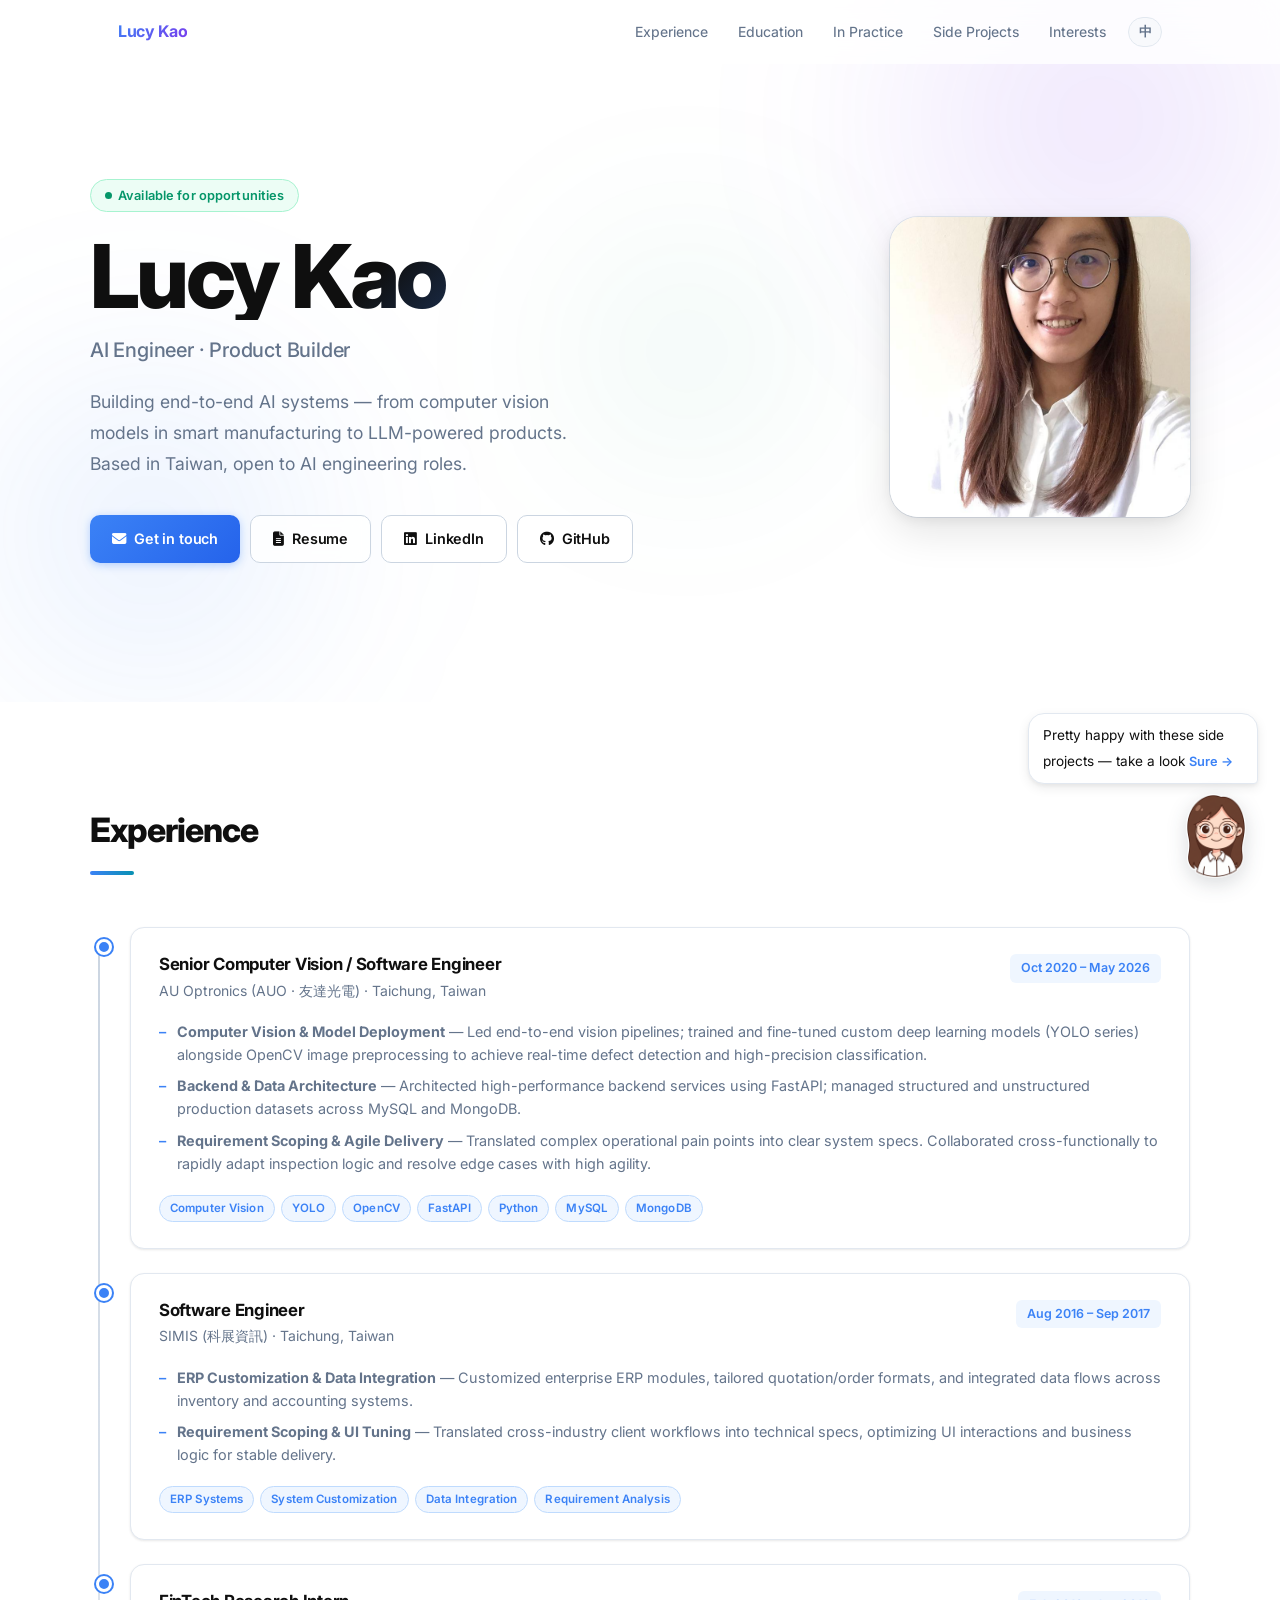
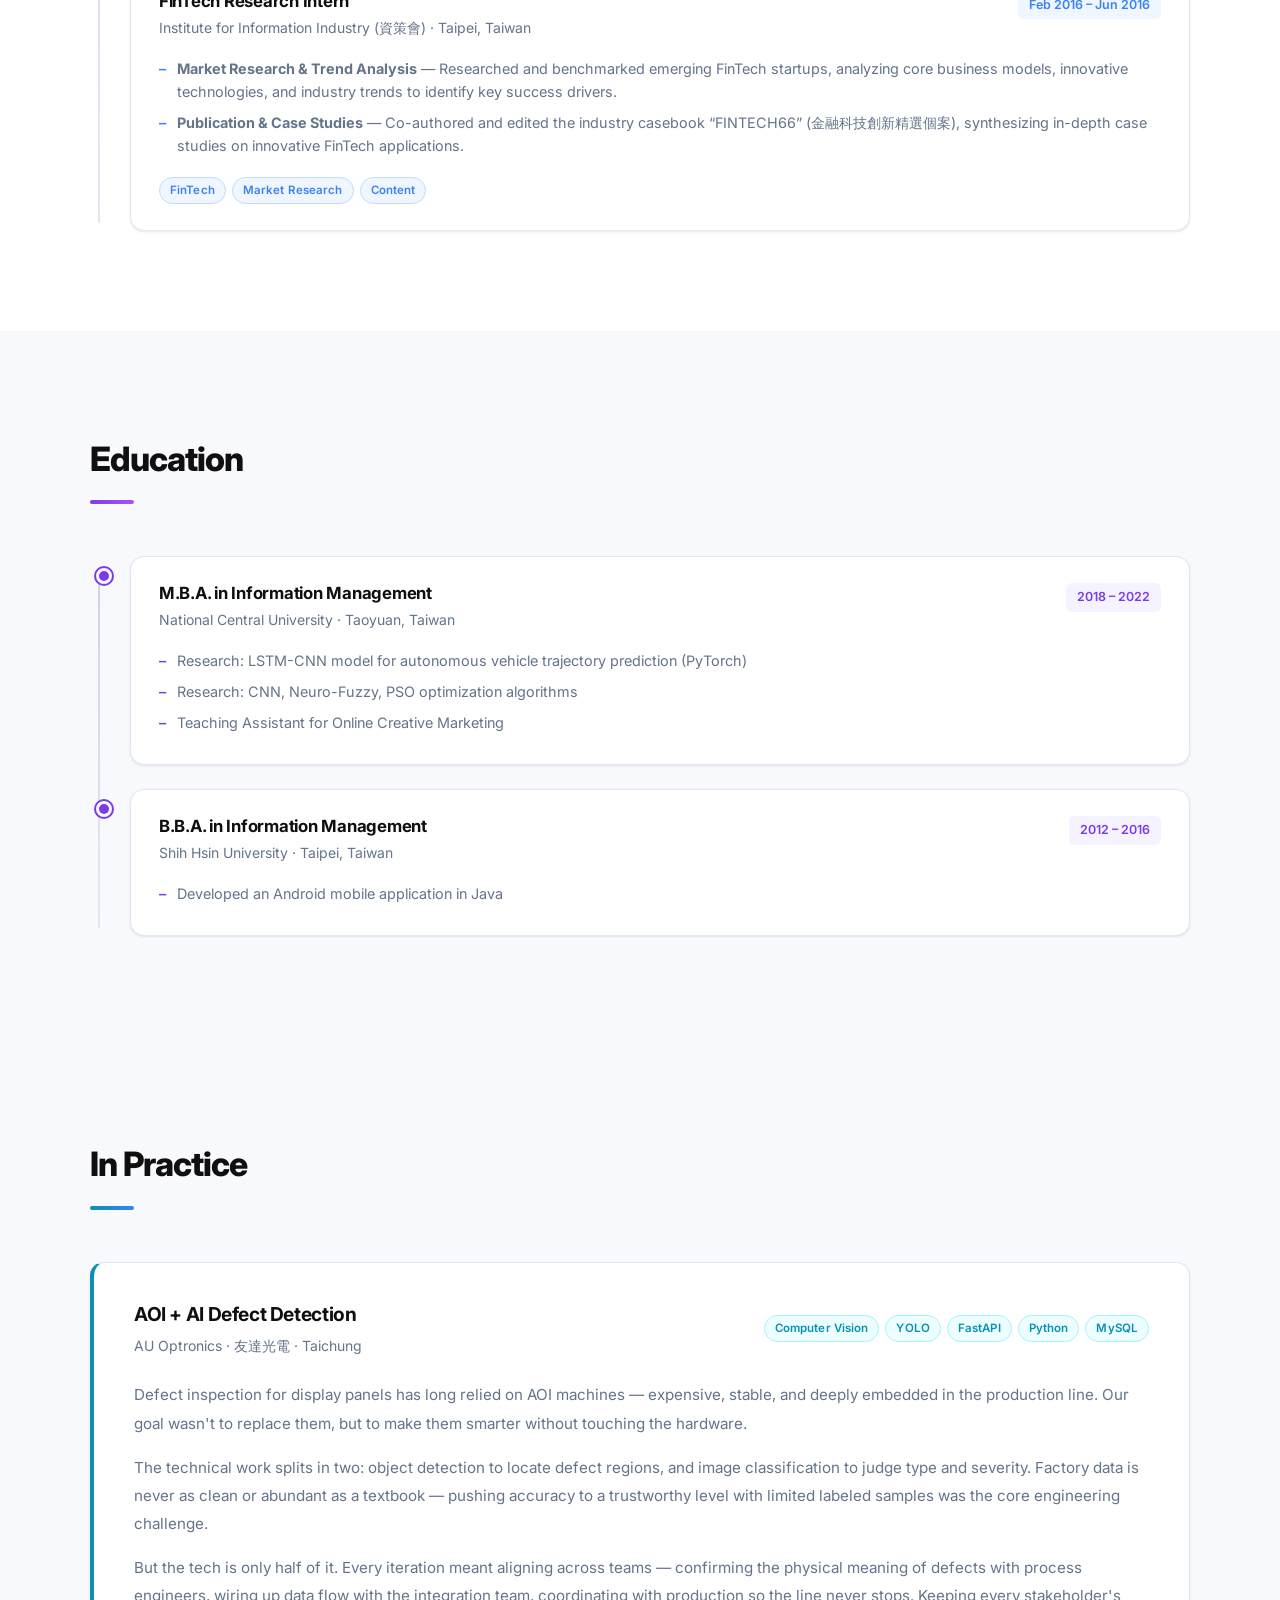
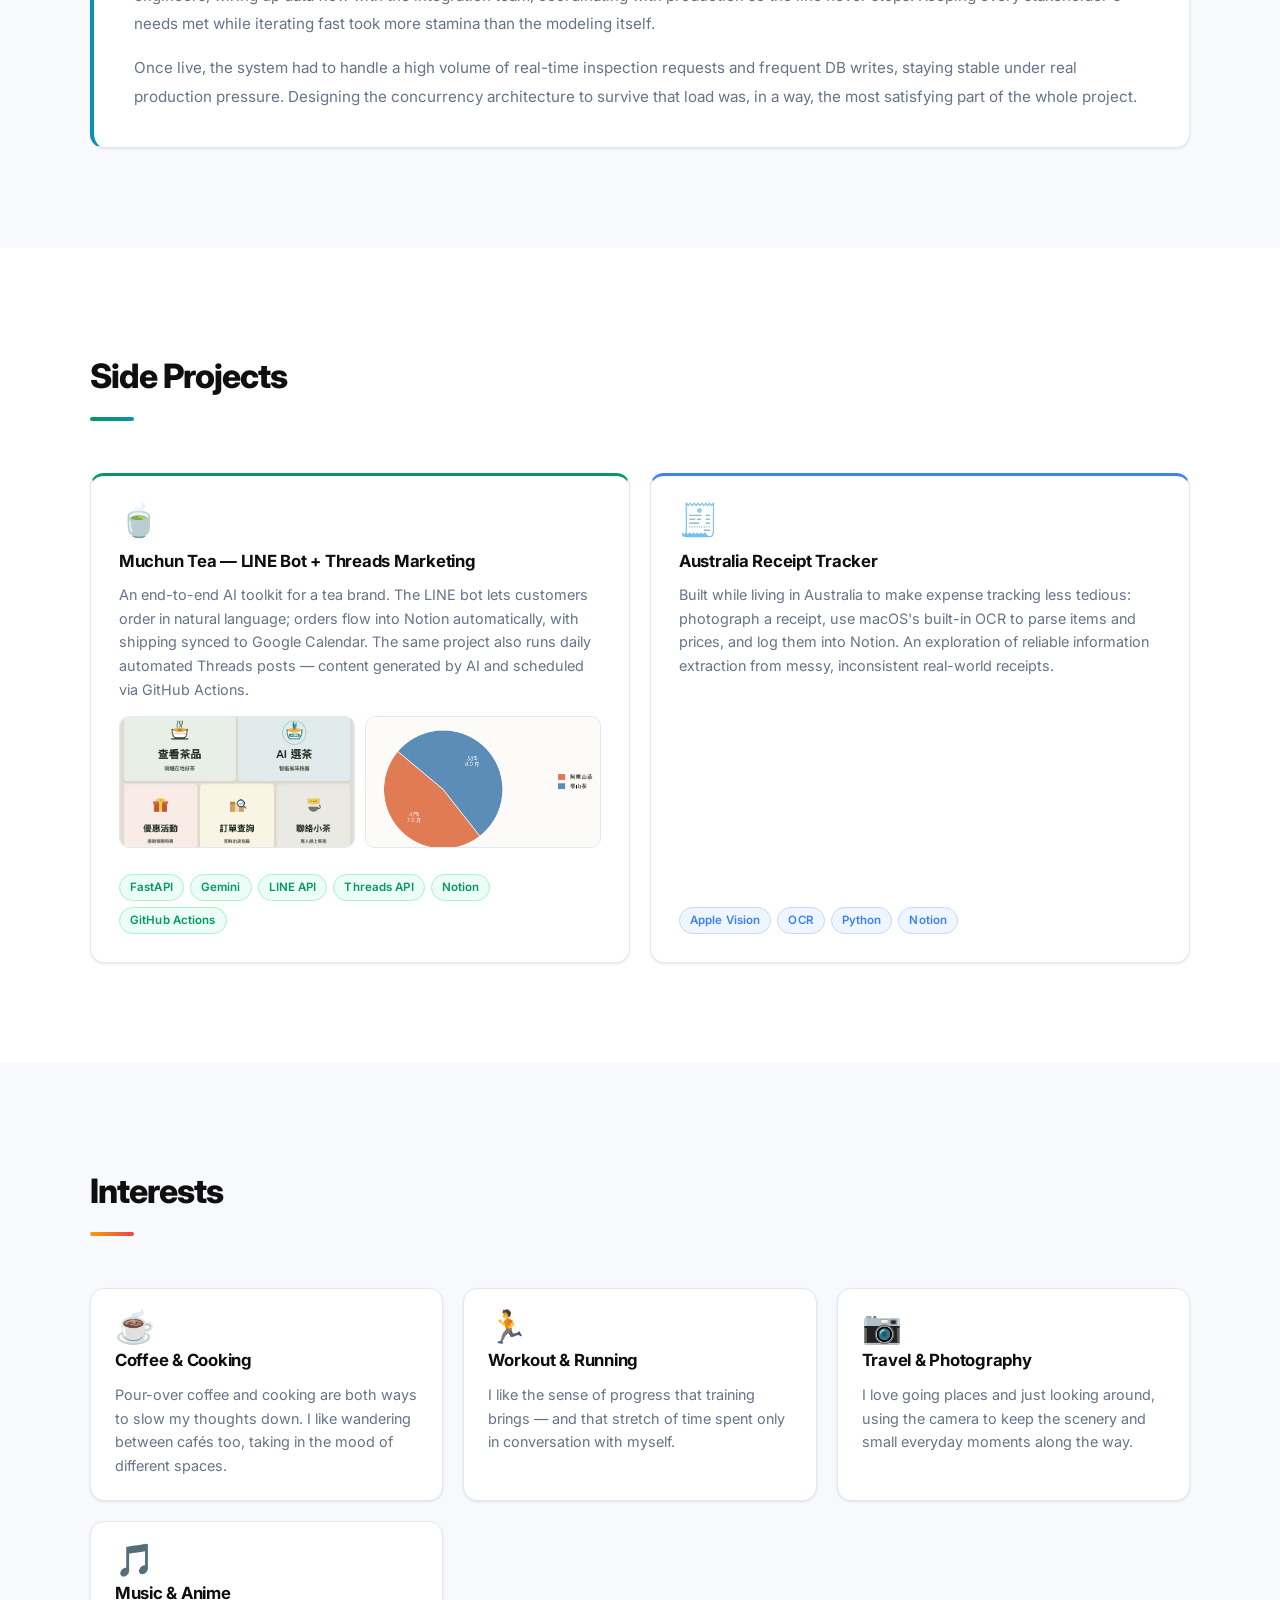
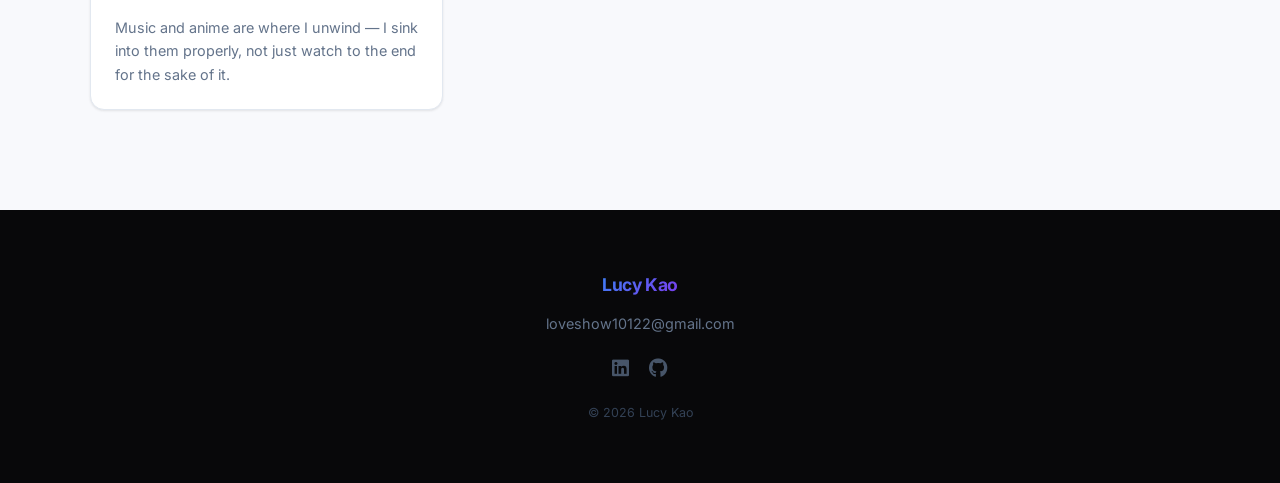
<file: index.html>
<!DOCTYPE html>
<html lang="en">
<head>
    <meta charset="UTF-8">
    <meta name="viewport" content="width=device-width, initial-scale=1.0">
    <meta name="description" data-i18n-attr="content: meta.desc" content="Lucy Kao — AI Engineer & Product Builder based in Taiwan">
    <title>Lucy Kao</title>
    <link rel="icon" type="image/x-icon" href="assets/img/favicon.ico">
    <link rel="apple-touch-icon" href="assets/img/apple-touch-icon.png">
    <link rel="preconnect" href="https://fonts.googleapis.com">
    <link rel="preconnect" href="https://fonts.gstatic.com" crossorigin>
    <link href="https://fonts.googleapis.com/css2?family=Inter:wght@300;400;500;600;700&family=Noto+Sans+TC:wght@400;500;700&display=swap" rel="stylesheet">
    <link rel="stylesheet" href="https://cdnjs.cloudflare.com/ajax/libs/font-awesome/6.5.0/css/all.min.css">
    <link rel="stylesheet" href="css/styles.css">
    <link rel="stylesheet" href="css/lucy-buddy.css">
</head>
<body>

    <!-- Navigation -->
    <nav id="navbar">
        <div class="nav-container">
            <a href="#hero" class="nav-brand">Lucy Kao</a>
            <button class="nav-toggle" id="navToggle" aria-label="Menu">
                <span></span><span></span><span></span>
            </button>
            <ul class="nav-links" id="navLinks">
                <li><a href="#experience" data-i18n="nav.experience">Experience</a></li>
                <li><a href="#education" data-i18n="nav.education">Education</a></li>
                <li><a href="#in-practice" data-i18n="nav.practice">In Practice</a></li>
                <li><a href="#projects" data-i18n="nav.projects">Side Projects</a></li>
                <li><a href="#life" data-i18n="nav.interests">Interests</a></li>
                <li><button id="langToggle" class="lang-toggle" aria-label="切換語言 / Switch language">中</button></li>
            </ul>
        </div>
    </nav>

    <!-- Hero -->
    <section id="hero">
        <div class="hero-blob hero-blob-1"></div>
        <div class="hero-blob hero-blob-2"></div>
        <div class="hero-blob hero-blob-3"></div>
        <div class="hero-content">
            <div class="hero-text">
                <span class="hero-badge" data-i18n="hero.badge">Available for opportunities</span>
                <h1>Lucy Kao</h1>
                <p class="hero-title" data-i18n="hero.title">AI Engineer · Product Builder</p>
                <p class="hero-bio" data-i18n="hero.bio">Building end-to-end AI systems — from computer vision models in smart manufacturing to LLM-powered products. Based in Taiwan, open to AI engineering roles.</p>
                <div class="hero-links">
                    <a href="mailto:loveshow10122@gmail.com" class="btn-primary">
                        <i class="fas fa-envelope"></i> <span data-i18n="hero.contact">Get in touch</span>
                    </a>
                    <a href="resume.html" class="btn-secondary">
                        <i class="fas fa-file-lines"></i> <span data-i18n="hero.resume">Resume</span>
                    </a>
                    <a href="https://linkedin.com/in/明郡-高-48b385b6/" target="_blank" class="btn-secondary">
                        <i class="fab fa-linkedin"></i> LinkedIn
                    </a>
                    <a href="https://github.com/highlight35" target="_blank" class="btn-secondary">
                        <i class="fab fa-github"></i> GitHub
                    </a>
                </div>
            </div>
            <div class="hero-photo">
                <img src="assets/img/profile.jpg" alt="Lucy Kao">
            </div>
        </div>
    </section>

    <!-- Experience -->
    <section id="experience" class="section">
        <div class="container">
            <h2 class="section-title" data-i18n="sec.experience">Experience</h2>
            <div class="timeline">

                <div class="timeline-item">
                    <div class="timeline-marker"></div>
                    <div class="timeline-content">
                        <div class="timeline-header">
                            <div>
                                <h3 data-i18n="exp.1.role">Senior Computer Vision / Software Engineer</h3>
                                <div class="company" data-i18n="exp.1.company">AU Optronics (AUO · 友達光電) · Taichung, Taiwan</div>
                            </div>
                            <span class="timeline-date" data-i18n="exp.1.date">Oct 2020 – May 2026</span>
                        </div>
                        <ul>
                            <li data-i18n-html="exp.1.b1"><strong>Computer Vision &amp; Model Deployment</strong> — Led end-to-end vision pipelines; trained and fine-tuned custom deep learning models (YOLO series) alongside OpenCV image preprocessing to achieve real-time defect detection and high-precision classification.</li>
                            <li data-i18n-html="exp.1.b2"><strong>Backend &amp; Data Architecture</strong> — Architected high-performance backend services using FastAPI; managed structured and unstructured production datasets across MySQL and MongoDB.</li>
                            <li data-i18n-html="exp.1.b3"><strong>Requirement Scoping &amp; Agile Delivery</strong> — Translated complex operational pain points into clear system specs. Collaborated cross-functionally to rapidly adapt inspection logic and resolve edge cases with high agility.</li>
                        </ul>
                        <div class="tag-list">
                            <span class="tag">Computer Vision</span>
                            <span class="tag">YOLO</span>
                            <span class="tag">OpenCV</span>
                            <span class="tag">FastAPI</span>
                            <span class="tag">Python</span>
                            <span class="tag">MySQL</span>
                            <span class="tag">MongoDB</span>
                        </div>
                    </div>
                </div>

                <div class="timeline-item">
                    <div class="timeline-marker"></div>
                    <div class="timeline-content">
                        <div class="timeline-header">
                            <div>
                                <h3 data-i18n="exp.2.role">Software Engineer</h3>
                                <div class="company" data-i18n="exp.2.company">SIMIS (科展資訊) · Taichung, Taiwan</div>
                            </div>
                            <span class="timeline-date" data-i18n="exp.2.date">Aug 2016 – Sep 2017</span>
                        </div>
                        <ul>
                            <li data-i18n-html="exp.2.b1"><strong>ERP Customization &amp; Data Integration</strong> — Customized enterprise ERP modules, tailored quotation/order formats, and integrated data flows across inventory and accounting systems.</li>
                            <li data-i18n-html="exp.2.b2"><strong>Requirement Scoping &amp; UI Tuning</strong> — Translated cross-industry client workflows into technical specs, optimizing UI interactions and business logic for stable delivery.</li>
                        </ul>
                        <div class="tag-list">
                            <span class="tag">ERP Systems</span>
                            <span class="tag">System Customization</span>
                            <span class="tag">Data Integration</span>
                            <span class="tag">Requirement Analysis</span>
                        </div>
                    </div>
                </div>

                <div class="timeline-item">
                    <div class="timeline-marker"></div>
                    <div class="timeline-content">
                        <div class="timeline-header">
                            <div>
                                <h3 data-i18n="exp.3.role">FinTech Research Intern</h3>
                                <div class="company" data-i18n="exp.3.company">Institute for Information Industry (資策會) · Taipei, Taiwan</div>
                            </div>
                            <span class="timeline-date" data-i18n="exp.3.date">Feb 2016 – Jun 2016</span>
                        </div>
                        <ul>
                            <li data-i18n-html="exp.3.b1"><strong>Market Research &amp; Trend Analysis</strong> — Researched and benchmarked emerging FinTech startups, analyzing core business models, innovative technologies, and industry trends to identify key success drivers.</li>
                            <li data-i18n-html="exp.3.b2"><strong>Publication &amp; Case Studies</strong> — Co-authored and edited the industry casebook “FINTECH66” (金融科技創新精選個案), synthesizing in-depth case studies on innovative FinTech applications.</li>
                        </ul>
                        <div class="tag-list">
                            <span class="tag">FinTech</span>
                            <span class="tag">Market Research</span>
                            <span class="tag">Content</span>
                        </div>
                    </div>
                </div>

            </div>
        </div>
    </section>

    <!-- Education -->
    <section id="education" class="section section-alt">
        <div class="container">
            <h2 class="section-title" data-i18n="sec.education">Education</h2>
            <div class="timeline">

                <div class="timeline-item">
                    <div class="timeline-marker"></div>
                    <div class="timeline-content">
                        <div class="timeline-header">
                            <div>
                                <h3 data-i18n="edu.1.degree">M.B.A. in Information Management</h3>
                                <div class="company" data-i18n="edu.1.school">National Central University · Taoyuan, Taiwan</div>
                            </div>
                            <span class="timeline-date" data-i18n="edu.1.date">2018 – 2022</span>
                        </div>
                        <ul>
                            <li data-i18n="edu.1.b1">Research: LSTM-CNN model for autonomous vehicle trajectory prediction (PyTorch)</li>
                            <li data-i18n="edu.1.b2">Research: CNN, Neuro-Fuzzy, PSO optimization algorithms</li>
                            <li data-i18n="edu.1.b3">Teaching Assistant for Online Creative Marketing</li>
                        </ul>
                    </div>
                </div>

                <div class="timeline-item">
                    <div class="timeline-marker"></div>
                    <div class="timeline-content">
                        <div class="timeline-header">
                            <div>
                                <h3 data-i18n="edu.2.degree">B.B.A. in Information Management</h3>
                                <div class="company" data-i18n="edu.2.school">Shih Hsin University · Taipei, Taiwan</div>
                            </div>
                            <span class="timeline-date" data-i18n="edu.2.date">2012 – 2016</span>
                        </div>
                        <ul>
                            <li data-i18n="edu.2.b1">Developed an Android mobile application in Java</li>
                        </ul>
                    </div>
                </div>

            </div>
        </div>
    </section>

    <!-- In Practice -->
    <section id="in-practice" class="section section-alt">
        <div class="container">
            <h2 class="section-title" data-i18n="sec.practice">In Practice</h2>
            <div class="practice-card">
                <div class="practice-card-header">
                    <div>
                        <h3 data-i18n="practice.title">AOI + AI Defect Detection</h3>
                        <div class="practice-meta" data-i18n="practice.meta">AU Optronics · 友達光電 · Taichung</div>
                    </div>
                    <div class="tag-list">
                        <span class="tag">Computer Vision</span>
                        <span class="tag">YOLO</span>
                        <span class="tag">FastAPI</span>
                        <span class="tag">Python</span>
                        <span class="tag">MySQL</span>
                    </div>
                </div>
                <div class="practice-body">
                    <p data-i18n="practice.p1">Defect inspection for display panels has long relied on AOI machines — expensive, stable, and deeply embedded in the production line. Our goal wasn't to replace them, but to make them smarter without touching the hardware.</p>
                    <p data-i18n="practice.p2">The technical work splits in two: object detection to locate defect regions, and image classification to judge type and severity. Factory data is never as clean or abundant as a textbook — pushing accuracy to a trustworthy level with limited labeled samples was the core engineering challenge.</p>
                    <p data-i18n="practice.p3">But the tech is only half of it. Every iteration meant aligning across teams — confirming the physical meaning of defects with process engineers, wiring up data flow with the integration team, coordinating with production so the line never stops. Keeping every stakeholder's needs met while iterating fast took more stamina than the modeling itself.</p>
                    <p data-i18n="practice.p4">Once live, the system had to handle a high volume of real-time inspection requests and frequent DB writes, staying stable under real production pressure. Designing the concurrency architecture to survive that load was, in a way, the most satisfying part of the whole project.</p>
                </div>
            </div>
        </div>
    </section>

    <!-- Side Projects -->
    <section id="projects" class="section">
        <div class="container">
            <h2 class="section-title" data-i18n="sec.projects">Side Projects</h2>
            <div class="card-grid">

                <div class="card card-emerald">
                    <div class="card-icon">🍵</div>
                    <h3 data-i18n="proj.1.title">Muchun Tea — LINE Bot + Threads Marketing</h3>
                    <p data-i18n="proj.1.desc">An end-to-end AI toolkit for a tea brand. The LINE bot lets customers order in natural language; orders flow into Notion automatically, with shipping synced to Google Calendar. The same project also runs daily automated Threads posts — content generated by AI and scheduled via GitHub Actions.</p>
                    <div class="card-shots">
                        <a href="assets/img/projects/line-tea-bot-menu.png" target="_blank">
                            <img src="assets/img/projects/line-tea-bot-menu.png" alt="LINE Bot Rich Menu">
                        </a>
                        <a href="assets/img/projects/line-tea-bot-chart.png" target="_blank">
                            <img src="assets/img/projects/line-tea-bot-chart.png" alt="Purchase preference chart">
                        </a>
                    </div>
                    <div class="tag-list">
                        <span class="tag">FastAPI</span>
                        <span class="tag">Gemini</span>
                        <span class="tag">LINE API</span>
                        <span class="tag">Threads API</span>
                        <span class="tag">Notion</span>
                        <span class="tag">GitHub Actions</span>
                    </div>
                </div>

                <div class="card card-blue">
                    <div class="card-icon">🧾</div>
                    <h3 data-i18n="proj.2.title">Australia Receipt Tracker</h3>
                    <p data-i18n="proj.2.desc">Built while living in Australia to make expense tracking less tedious: photograph a receipt, use macOS's built-in OCR to parse items and prices, and log them into Notion. An exploration of reliable information extraction from messy, inconsistent real-world receipts.</p>
                    <div class="tag-list">
                        <span class="tag">Apple Vision</span>
                        <span class="tag">OCR</span>
                        <span class="tag">Python</span>
                        <span class="tag">Notion</span>
                    </div>
                </div>

            </div>
        </div>
    </section>

    <!-- Interests -->
    <section id="life" class="section section-alt">
        <div class="container">
            <h2 class="section-title" data-i18n="sec.interests">Interests</h2>
            <div class="card-grid">

                <div class="interest-card">
                    <div class="interest-card-body">
                        <div class="card-icon">☕</div>
                        <h3 data-i18n="interest.1.title">Coffee &amp; Cooking</h3>
                        <p data-i18n="interest.1.desc">Pour-over coffee and cooking are both ways to slow my thoughts down. I like wandering between cafés too, taking in the mood of different spaces.</p>
                    </div>
                </div>

                <div class="interest-card">
                    <div class="interest-card-body">
                        <div class="card-icon">🏃</div>
                        <h3 data-i18n="interest.2.title">Workout &amp; Running</h3>
                        <p data-i18n="interest.2.desc">I like the sense of progress that training brings — and that stretch of time spent only in conversation with myself.</p>
                    </div>
                </div>

                <div class="interest-card">
                    <div class="interest-card-body">
                        <div class="card-icon">📷</div>
                        <h3 data-i18n="interest.3.title">Travel &amp; Photography</h3>
                        <p data-i18n="interest.3.desc">I love going places and just looking around, using the camera to keep the scenery and small everyday moments along the way.</p>
                    </div>
                </div>

                <div class="interest-card">
                    <div class="interest-card-body">
                        <div class="card-icon">🎵</div>
                        <h3 data-i18n="interest.4.title">Music &amp; Anime</h3>
                        <p data-i18n="interest.4.desc">Music and anime are where I unwind — I sink into them properly, not just watch to the end for the sake of it.</p>
                    </div>
                </div>

            </div>
        </div>
    </section>

    <!-- Footer -->
    <footer>
        <div class="container">
            <p class="footer-name">Lucy Kao</p>
            <p class="footer-email">
                <a href="mailto:loveshow10122@gmail.com">loveshow10122@gmail.com</a>
            </p>
            <div class="footer-links">
                <a href="https://linkedin.com/in/明郡-高-48b385b6/" target="_blank" aria-label="LinkedIn">
                    <i class="fab fa-linkedin"></i>
                </a>
                <a href="https://github.com/highlight35" target="_blank" aria-label="GitHub">
                    <i class="fab fa-github"></i>
                </a>
            </div>
            <p class="footer-copy">© 2026 Lucy Kao</p>
        </div>
    </footer>

    <script src="js/i18n.js"></script>
    <script src="js/scripts.js"></script>
    <script src="js/lucy-buddy.js"></script>
</body>
</html>
</file>
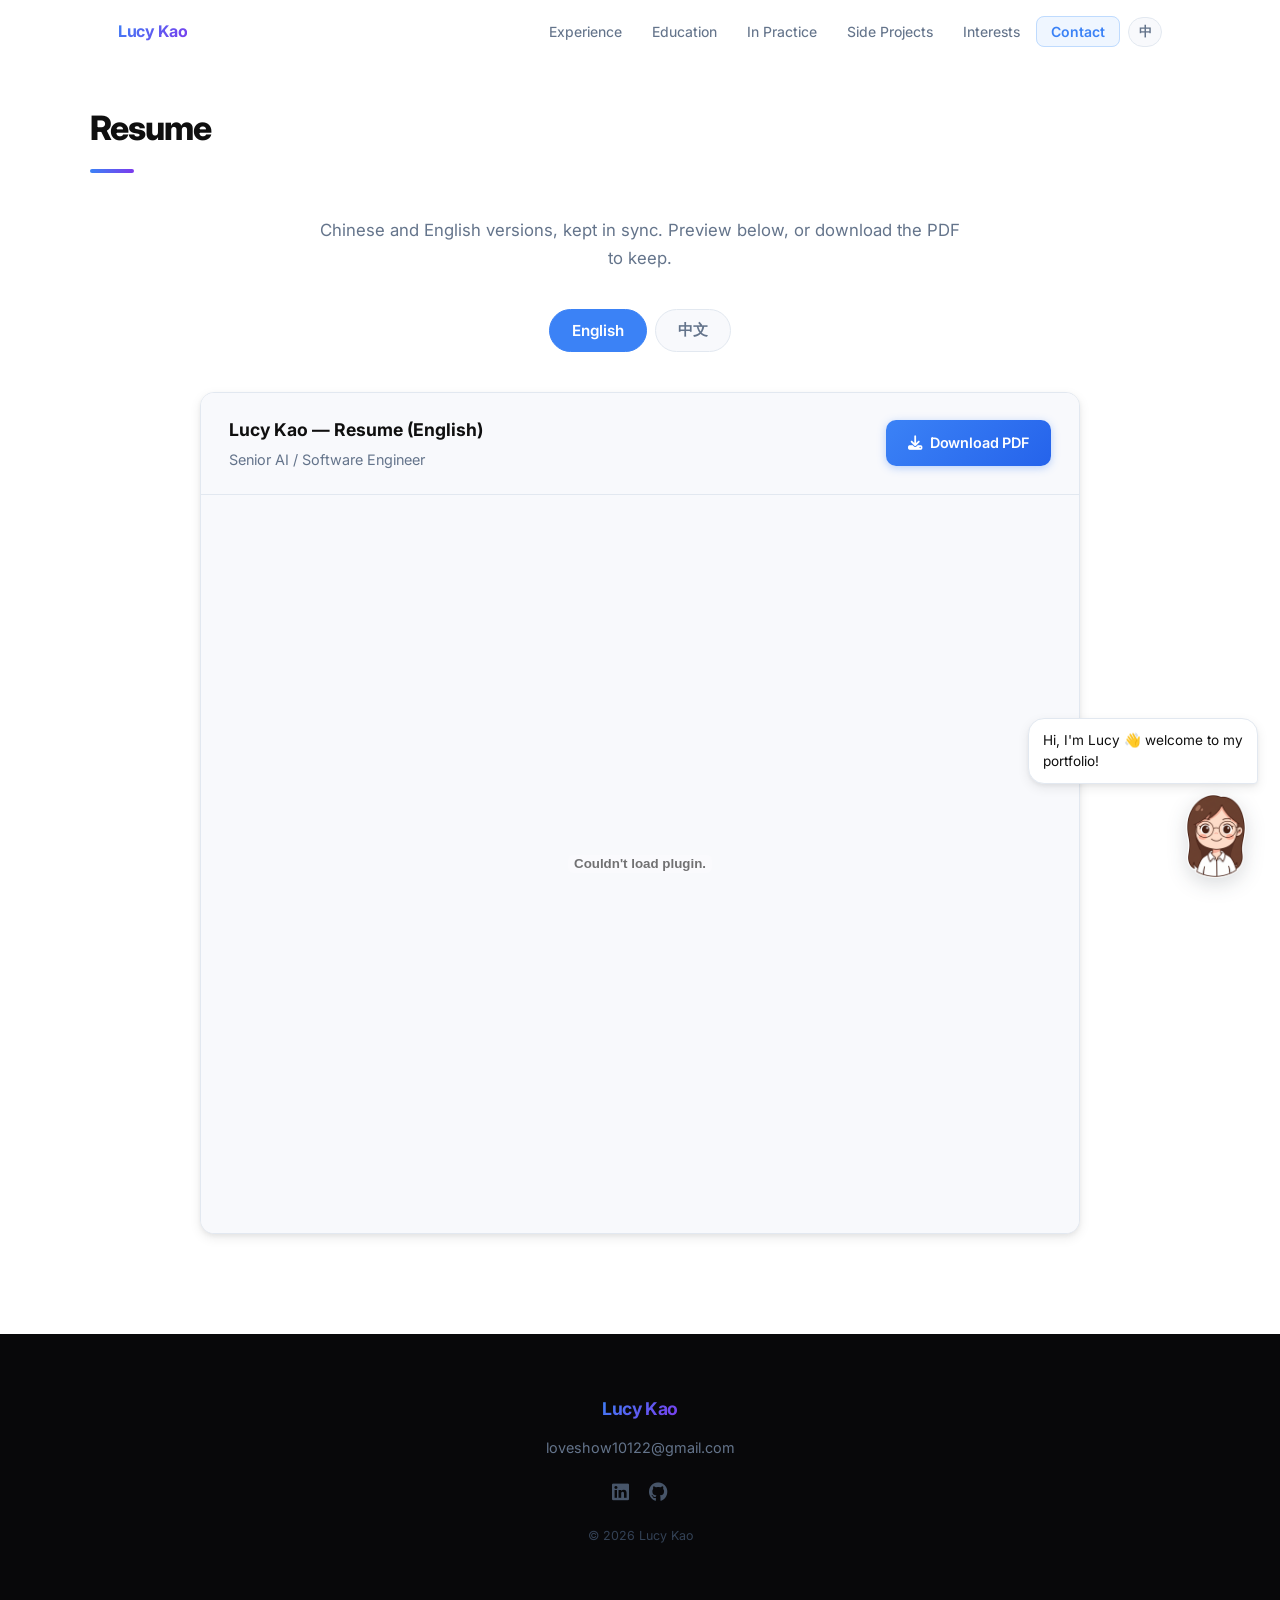
<file: resume.html>
<!DOCTYPE html>
<html lang="en">
<head>
    <meta charset="UTF-8">
    <meta name="viewport" content="width=device-width, initial-scale=1.0">
    <meta name="description" content="Lucy Kao — Resume / 履歷">
    <title>Resume — Lucy Kao</title>
    <link rel="icon" type="image/x-icon" href="assets/img/favicon.ico">
    <link rel="apple-touch-icon" href="assets/img/apple-touch-icon.png">
    <link rel="preconnect" href="https://fonts.googleapis.com">
    <link rel="preconnect" href="https://fonts.gstatic.com" crossorigin>
    <link href="https://fonts.googleapis.com/css2?family=Inter:wght@300;400;500;600;700&family=Noto+Sans+TC:wght@400;500;700&display=swap" rel="stylesheet">
    <link rel="stylesheet" href="https://cdnjs.cloudflare.com/ajax/libs/font-awesome/6.5.0/css/all.min.css">
    <link rel="stylesheet" href="css/styles.css">
    <link rel="stylesheet" href="css/lucy-buddy.css">
    <style>
        #resume .section-title::after { background: linear-gradient(90deg, var(--blue), var(--violet)); }

        .resume-lead {
            max-width: 640px;
            margin: -8px auto 36px;
            text-align: center;
            color: var(--text-muted);
            font-size: 1.05rem;
        }

        .pdf-lang-toggle {
            display: flex;
            justify-content: center;
            gap: 8px;
            margin-bottom: 40px;
        }
        .pdf-lang-toggle button {
            font-family: var(--font);
            font-size: 0.95rem;
            font-weight: 600;
            color: var(--text-muted);
            background: var(--bg-alt);
            border: 1px solid var(--border);
            padding: 10px 22px;
            border-radius: 999px;
            cursor: pointer;
            transition: all .15s;
        }
        .pdf-lang-toggle button:hover { border-color: var(--blue); color: var(--text); }
        .pdf-lang-toggle button.active {
            background: var(--blue);
            border-color: var(--blue);
            color: #fff;
        }

        .resume-panel { display: none; }
        .resume-panel.active { display: block; }

        .resume-card {
            max-width: 880px;
            margin: 0 auto;
            background: var(--bg);
            border: 1px solid var(--border);
            border-radius: var(--radius);
            box-shadow: var(--shadow-md);
            overflow: hidden;
        }
        .resume-card-head {
            display: flex;
            align-items: center;
            justify-content: space-between;
            gap: 16px;
            flex-wrap: wrap;
            padding: 22px 28px;
            border-bottom: 1px solid var(--border);
            background: var(--bg-alt);
        }
        .resume-card-head h3 { margin: 0; font-size: 1.1rem; }
        .resume-card-head p { margin: 4px 0 0; color: var(--text-muted); font-size: 0.9rem; }

        .resume-embed-wrap {
            width: 100%;
            aspect-ratio: 210 / 297;
            max-height: 82vh;
            background: var(--bg-alt);
        }
        .resume-embed-wrap embed {
            width: 100%;
            height: 100%;
            border: none;
            display: block;
        }

        .resume-mobile-note {
            display: none;
            padding: 40px 24px;
            text-align: center;
            color: var(--text-muted);
        }

        @media (max-width: 720px) {
            .resume-embed-wrap { display: none; }
            .resume-mobile-note { display: block; }
        }
    </style>
</head>
<body>

    <!-- Navigation -->
    <nav id="navbar">
        <div class="nav-container">
            <a href="index.html#hero" class="nav-brand">Lucy Kao</a>
            <button class="nav-toggle" id="navToggle" aria-label="Menu">
                <span></span><span></span><span></span>
            </button>
            <ul class="nav-links" id="navLinks">
                <li><a href="index.html#experience" data-i18n="nav.experience">Experience</a></li>
                <li><a href="index.html#education" data-i18n="nav.education">Education</a></li>
                <li><a href="index.html#in-practice" data-i18n="nav.practice">In Practice</a></li>
                <li><a href="index.html#projects" data-i18n="nav.projects">Side Projects</a></li>
                <li><a href="index.html#life" data-i18n="nav.interests">Interests</a></li>
                <li><a href="mailto:loveshow10122@gmail.com" class="nav-cta" data-i18n="resume.contact">Contact</a></li>
                <li><button id="langToggle" class="lang-toggle" aria-label="切換語言 / Switch language">中</button></li>
            </ul>
        </div>
    </nav>

    <section id="resume" class="section">
        <div class="container">
            <h2 class="section-title" data-i18n="resume.title">Resume</h2>
            <p class="resume-lead" data-i18n="resume.lead">Chinese and English versions, kept in sync. Preview below, or download the PDF to keep.</p>

            <div class="pdf-lang-toggle" role="tablist">
                <button data-lang="en" class="active">English</button>
                <button data-lang="zh">中文</button>
            </div>

            <div class="resume-panel active" id="panel-en">
                <div class="resume-card">
                    <div class="resume-card-head">
                        <div>
                            <h3 data-i18n="resume.card.en.h">Lucy Kao — Resume (English)</h3>
                            <p data-i18n="resume.card.en.sub">Senior AI / Software Engineer</p>
                        </div>
                        <a href="assets/resume/lucy-kao-resume-en.pdf" class="btn-primary" download>
                            <i class="fas fa-download"></i> <span data-i18n="resume.download">Download PDF</span>
                        </a>
                    </div>
                    <div class="resume-embed-wrap">
                        <embed src="assets/resume/lucy-kao-resume-en.pdf" type="application/pdf">
                    </div>
                    <div class="resume-mobile-note">
                        <i class="fas fa-file-pdf" style="font-size: 2rem; color: var(--blue); margin-bottom: 12px; display: block;"></i>
                        <span data-i18n="resume.mobile">Preview isn't available on small screens. Use the download button above to view the PDF.</span>
                    </div>
                </div>
            </div>

            <div class="resume-panel" id="panel-zh">
                <div class="resume-card">
                    <div class="resume-card-head">
                        <div>
                            <h3 data-i18n="resume.card.zh.h">高明郁（Lucy）— 履歷</h3>
                            <p data-i18n="resume.card.zh.sub">資深 AI／軟體工程師</p>
                        </div>
                        <a href="assets/resume/lucy-kao-resume-zh.pdf" class="btn-primary" download>
                            <i class="fas fa-download"></i> <span data-i18n="resume.download">Download PDF</span>
                        </a>
                    </div>
                    <div class="resume-embed-wrap">
                        <embed src="assets/resume/lucy-kao-resume-zh.pdf" type="application/pdf">
                    </div>
                    <div class="resume-mobile-note">
                        <i class="fas fa-file-pdf" style="font-size: 2rem; color: var(--blue); margin-bottom: 12px; display: block;"></i>
                        <span data-i18n="resume.mobile">小螢幕無法預覽，請點上方按鈕下載 PDF 查看。</span>
                    </div>
                </div>
            </div>
        </div>
    </section>

    <footer>
        <div class="container">
            <p class="footer-name">Lucy Kao</p>
            <p class="footer-email">
                <a href="mailto:loveshow10122@gmail.com">loveshow10122@gmail.com</a>
            </p>
            <div class="footer-links">
                <a href="https://linkedin.com/in/明郡-高-48b385b6/" target="_blank" aria-label="LinkedIn">
                    <i class="fab fa-linkedin"></i>
                </a>
                <a href="https://github.com/highlight35" target="_blank" aria-label="GitHub">
                    <i class="fab fa-github"></i>
                </a>
            </div>
            <p class="footer-copy">© 2026 Lucy Kao</p>
        </div>
    </footer>

    <script src="js/i18n.js"></script>
    <script src="js/scripts.js"></script>
    <script src="js/lucy-buddy.js"></script>
    <script>
        (function () {
            const btns = document.querySelectorAll('.pdf-lang-toggle button');
            const panels = document.querySelectorAll('.resume-panel');
            function setPdf(lang) {
                btns.forEach(b => b.classList.toggle('active', b.dataset.lang === lang));
                panels.forEach(p => p.classList.toggle('active', p.id === 'panel-' + lang));
            }
            btns.forEach(btn => btn.addEventListener('click', () => setPdf(btn.dataset.lang)));
            // 跟網站語言同步
            if (window.i18n) setPdf(window.i18n.lang);
            document.addEventListener('langchange', (e) => setPdf(e.detail.lang));
        })();
    </script>
</body>
</html>
</file>
<file: css/styles.css>
/* ===========================
   Variables & Reset
   =========================== */
:root {
    --bg: #ffffff;
    --bg-alt: #f8f9fc;
    --text: #0f0f0f;
    --text-muted: #64748b;
    --text-light: #94a3b8;

    /* Accent palette */
    --blue: #3b82f6;
    --blue-dark: #2563eb;
    --blue-light: #eff6ff;
    --blue-light-hover: #dbeafe;
    --blue-border: #bfdbfe;
    --blue-border-strong: #93c5fd;
    --violet: #7c3aed;
    --violet-light: #f5f3ff;
    --violet-border: #ddd6fe;
    --emerald: #059669;
    --emerald-light: #ecfdf5;
    --emerald-border: #a7f3d0;
    --cyan: #0891b2;
    --cyan-light: #ecfeff;
    --cyan-border: #a5f3fc;

    --border: #e2e8f0;
    --border-strong: #cbd5e1;

    --navbar-bg: rgba(255,255,255,0.80);
    --navbar-bg-mobile: rgba(255,255,255,.97);
    --btn-secondary-bg: rgba(255,255,255,.8);

    --shadow-sm: 0 1px 3px rgba(0,0,0,.06), 0 1px 2px rgba(0,0,0,.04);
    --shadow-md: 0 4px 12px rgba(0,0,0,.08), 0 2px 4px rgba(0,0,0,.05);
    --shadow-lg: 0 16px 40px rgba(0,0,0,.10), 0 4px 12px rgba(0,0,0,.06);

    --font: 'Inter', -apple-system, BlinkMacSystemFont, 'Segoe UI', sans-serif;
    --radius: 14px;
    --radius-sm: 8px;
    --nav-h: 64px;
}

@media (prefers-color-scheme: dark) {
    :root:not([data-theme="light"]) {
        --bg: #0f1117;
        --bg-alt: #171a23;
        --text: #edeff4;
        --text-muted: #9ca6b8;
        --text-light: #6b7688;

        --blue: #5b93f5;
        --blue-dark: #3b76e0;
        --blue-light: rgba(91,147,245,.14);
        --blue-light-hover: rgba(91,147,245,.22);
        --blue-border: rgba(91,147,245,.35);
        --blue-border-strong: rgba(91,147,245,.55);
        --violet: #9b7bf0;
        --violet-light: rgba(155,123,240,.14);
        --violet-border: rgba(155,123,240,.35);
        --emerald: #34c495;
        --emerald-light: rgba(52,196,149,.14);
        --emerald-border: rgba(52,196,149,.35);
        --cyan: #38bfdb;
        --cyan-light: rgba(56,191,219,.14);
        --cyan-border: rgba(56,191,219,.35);

        --border: #262b38;
        --border-strong: #3a4152;

        --navbar-bg: rgba(15,17,23,.75);
        --navbar-bg-mobile: rgba(15,17,23,.97);
        --btn-secondary-bg: rgba(255,255,255,.05);

        --shadow-sm: 0 1px 3px rgba(0,0,0,.3), 0 1px 2px rgba(0,0,0,.2);
        --shadow-md: 0 4px 12px rgba(0,0,0,.4), 0 2px 4px rgba(0,0,0,.25);
        --shadow-lg: 0 16px 40px rgba(0,0,0,.5), 0 4px 12px rgba(0,0,0,.3);
    }
}

*, *::before, *::after {
    box-sizing: border-box;
    margin: 0;
    padding: 0;
}

html { scroll-behavior: smooth; }

body {
    font-family: var(--font);
    background: var(--bg);
    color: var(--text);
    line-height: 1.65;
    font-size: 17px;
    -webkit-font-smoothing: antialiased;
}

/* ===========================
   Navigation
   =========================== */
#navbar {
    position: fixed;
    top: 0;
    left: 0;
    right: 0;
    height: var(--nav-h);
    z-index: 1000;
    background: var(--navbar-bg);
    backdrop-filter: blur(16px);
    -webkit-backdrop-filter: blur(16px);
    border-bottom: 1px solid transparent;
    transition: border-color .3s, box-shadow .3s;
}

#navbar.scrolled {
    border-bottom-color: var(--border);
    box-shadow: 0 1px 0 var(--border), var(--shadow-sm);
}

.nav-container {
    max-width: 1100px;
    margin: 0 auto;
    padding: 0 28px;
    height: 100%;
    display: flex;
    align-items: center;
    justify-content: space-between;
}

.nav-brand {
    font-weight: 700;
    font-size: 1rem;
    color: var(--text);
    text-decoration: none;
    letter-spacing: -0.02em;
    background: linear-gradient(135deg, var(--blue), var(--violet));
    -webkit-background-clip: text;
    -webkit-text-fill-color: transparent;
    background-clip: text;
}

.nav-links {
    display: flex;
    list-style: none;
    gap: 2px;
    align-items: center;
}

.nav-links a {
    color: var(--text-muted);
    text-decoration: none;
    font-size: .875rem;
    padding: 6px 14px;
    border-radius: var(--radius-sm);
    transition: color .18s, background .18s;
    font-weight: 450;
}

.nav-links a:hover {
    color: var(--text);
    background: var(--bg-alt);
}

.nav-links .nav-cta {
    color: var(--blue);
    font-weight: 600;
    border: 1.5px solid var(--blue-border);
    background: var(--blue-light);
}

.nav-links .nav-cta:hover {
    background: var(--blue-light-hover);
    color: var(--blue-dark);
    border-color: var(--blue-border-strong);
}

.lang-toggle {
    font-family: var(--font);
    font-size: .8rem;
    font-weight: 700;
    color: var(--text-muted);
    background: var(--bg-alt);
    border: 1.5px solid var(--border);
    border-radius: 999px;
    width: 34px;
    height: 30px;
    cursor: pointer;
    transition: color .18s, background .18s, border-color .18s;
    margin-left: 6px;
}
.lang-toggle:hover { color: var(--blue); border-color: var(--blue-border); background: var(--blue-light); }
.lang-toggle:focus-visible { outline: 2px solid var(--blue); outline-offset: 2px; }

html[lang="zh-Hant"] body {
    font-family: "Inter", "Noto Sans TC", -apple-system, BlinkMacSystemFont, "Segoe UI", sans-serif;
}

.nav-toggle {
    display: none;
    flex-direction: column;
    gap: 5px;
    background: none;
    border: none;
    cursor: pointer;
    padding: 6px;
}

.nav-toggle span {
    display: block;
    width: 22px;
    height: 2px;
    background: var(--text);
    border-radius: 2px;
    transition: .3s;
}

/* ===========================
   Hero
   =========================== */
#hero {
    position: relative;
    overflow: hidden;
    min-height: 78vh;
    display: flex;
    align-items: center;
    padding: calc(var(--nav-h) + 56px) 28px 80px;
}

/* Gradient blobs */
.hero-blob {
    position: absolute;
    border-radius: 50%;
    pointer-events: none;
    filter: blur(80px);
}

.hero-blob-1 {
    width: 600px;
    height: 600px;
    top: -180px;
    right: -120px;
    background: radial-gradient(circle, rgba(124,58,237,.14) 0%, transparent 70%);
}

.hero-blob-2 {
    width: 500px;
    height: 500px;
    bottom: -80px;
    left: -100px;
    background: radial-gradient(circle, rgba(59,130,246,.12) 0%, transparent 70%);
}

.hero-blob-3 {
    width: 350px;
    height: 350px;
    top: 50%;
    left: 40%;
    transform: translateY(-50%);
    background: radial-gradient(circle, rgba(5,150,105,.08) 0%, transparent 70%);
}

.hero-content {
    position: relative;
    z-index: 1;
    max-width: 1100px;
    margin: 0 auto;
    width: 100%;
    display: flex;
    align-items: center;
    gap: 72px;
}

.hero-text { flex: 1; min-width: 0; }

.hero-badge {
    display: inline-flex;
    align-items: center;
    gap: 6px;
    font-size: .8rem;
    font-weight: 600;
    color: var(--emerald);
    background: var(--emerald-light);
    border: 1px solid var(--emerald-border);
    padding: 5px 14px;
    border-radius: 999px;
    margin-bottom: 20px;
    letter-spacing: .01em;
}

.hero-badge::before {
    content: '';
    width: 7px;
    height: 7px;
    background: var(--emerald);
    border-radius: 50%;
    animation: pulse 2s ease-in-out infinite;
}

@keyframes pulse {
    0%, 100% { opacity: 1; transform: scale(1); }
    50% { opacity: .5; transform: scale(.8); }
}

.hero-text h1 {
    font-size: clamp(3rem, 7.5vw, 5.5rem);
    font-weight: 800;
    line-height: 1.0;
    letter-spacing: -0.04em;
    margin-bottom: 14px;
    background: linear-gradient(135deg, var(--text) 40%, var(--blue) 100%);
    -webkit-background-clip: text;
    -webkit-text-fill-color: transparent;
    background-clip: text;
}

.hero-title {
    font-size: 1.25rem;
    font-weight: 500;
    margin-bottom: 20px;
    letter-spacing: -0.01em;
    color: var(--text-muted);
}

.hero-title span {
    color: var(--violet);
    font-weight: 600;
}

.hero-bio {
    color: var(--text-muted);
    font-size: 1.1rem;
    line-height: 1.75;
    max-width: 480px;
    margin-bottom: 36px;
}

.hero-links {
    display: flex;
    gap: 10px;
    flex-wrap: wrap;
}

.btn-primary,
.btn-secondary {
    display: inline-flex;
    align-items: center;
    gap: 8px;
    padding: 11px 22px;
    border-radius: 10px;
    font-size: .9rem;
    font-weight: 600;
    text-decoration: none;
    transition: transform .2s, box-shadow .2s, background .2s, border-color .2s;
    font-family: var(--font);
    letter-spacing: -.01em;
}

.btn-primary {
    background: linear-gradient(135deg, var(--blue), var(--blue-dark));
    color: #fff;
    box-shadow: 0 2px 8px rgba(59,130,246,.35);
}

.btn-primary:hover {
    transform: translateY(-2px);
    box-shadow: 0 6px 20px rgba(59,130,246,.45);
}

.btn-secondary {
    border: 1.5px solid var(--border-strong);
    color: var(--text);
    background: var(--btn-secondary-bg);
    backdrop-filter: blur(8px);
}

.btn-secondary:hover {
    border-color: var(--text-light);
    background: var(--bg-alt);
    transform: translateY(-2px);
    box-shadow: var(--shadow-sm);
}

.hero-photo { flex-shrink: 0; }

.hero-photo img {
    width: 300px;
    height: 300px;
    object-fit: cover;
    border-radius: 28px;
    box-shadow: var(--shadow-lg), 0 0 0 1px var(--border);
}

/* ===========================
   Sections
   =========================== */
.section { padding: 100px 28px; }

.section-alt { background: var(--bg-alt); }

.container {
    max-width: 1100px;
    margin: 0 auto;
}

.section-title {
    font-size: 2.1rem;
    font-weight: 800;
    letter-spacing: -0.03em;
    margin-bottom: 52px;
    position: relative;
    padding-bottom: 18px;
}

.section-title::after {
    content: '';
    position: absolute;
    bottom: 0;
    left: 0;
    width: 44px;
    height: 4px;
    border-radius: 2px;
}

/* Per-section accent colors */
#experience   .section-title::after { background: linear-gradient(90deg, var(--blue), var(--cyan)); }
#education    .section-title::after { background: linear-gradient(90deg, var(--violet), #a855f7); }
#in-practice  .section-title::after { background: linear-gradient(90deg, var(--cyan), var(--blue)); }
#projects     .section-title::after { background: linear-gradient(90deg, var(--emerald), var(--cyan)); }
#life         .section-title::after { background: linear-gradient(90deg, #f59e0b, #ef4444); }

.section-subtitle {
    color: var(--text-muted);
    margin-top: -36px;
    margin-bottom: 44px;
    font-size: 1rem;
}

/* ===========================
   Timeline
   =========================== */
.timeline {
    position: relative;
    padding-left: 40px;
}

.timeline::before {
    content: '';
    position: absolute;
    left: 8px;
    top: 12px;
    bottom: 8px;
    width: 2px;
    background: linear-gradient(180deg, var(--border-strong), var(--border));
}

.timeline-item {
    position: relative;
    margin-bottom: 24px;
}

.timeline-item:last-child { margin-bottom: 0; }

.timeline-marker {
    position: absolute;
    left: -34px;
    top: 12px;
    width: 16px;
    height: 16px;
    border-radius: 50%;
    border: 3px solid var(--bg);
    box-shadow: 0 0 0 2px currentColor;
    z-index: 1;
}

#experience .timeline-marker { background: var(--blue); color: var(--blue); }
#education  .timeline-marker { background: var(--violet); color: var(--violet); border-color: var(--bg-alt); }

.timeline-content {
    background: var(--bg);
    border: 1px solid var(--border);
    border-radius: var(--radius);
    padding: 26px 28px;
    box-shadow: var(--shadow-sm);
    transition: box-shadow .25s, transform .25s;
}

.section-alt .timeline-content { background: var(--bg); }

.timeline-content:hover {
    box-shadow: var(--shadow-md);
    transform: translateY(-2px);
}

.timeline-header {
    display: flex;
    justify-content: space-between;
    align-items: flex-start;
    gap: 16px;
    margin-bottom: 14px;
    flex-wrap: wrap;
}

.timeline-content h3 {
    font-size: 1.05rem;
    font-weight: 700;
    letter-spacing: -0.015em;
    line-height: 1.3;
}

.company {
    font-size: .875rem;
    color: var(--text-muted);
    margin-top: 3px;
    font-weight: 400;
}

.timeline-date {
    font-size: .78rem;
    font-weight: 600;
    padding: 4px 11px;
    border-radius: 6px;
    white-space: nowrap;
    flex-shrink: 0;
    align-self: flex-start;
}

#experience .timeline-date { color: var(--blue); background: var(--blue-light); }
#education  .timeline-date { color: var(--violet); background: var(--violet-light); }

.timeline-content ul { list-style: none; margin-bottom: 0; }

.timeline-content ul li {
    color: var(--text-muted);
    font-size: .9rem;
    padding: 4px 0 4px 18px;
    position: relative;
    line-height: 1.6;
}

.timeline-content ul li::before {
    content: '–';
    position: absolute;
    left: 0;
    font-weight: 600;
}

#experience .timeline-content ul li::before { color: var(--blue); }
#education  .timeline-content ul li::before { color: var(--violet); }

/* ===========================
   Tags
   =========================== */
.tag-list {
    display: flex;
    flex-wrap: wrap;
    gap: 6px;
    margin-top: 16px;
}

.tag {
    font-size: .72rem;
    font-weight: 600;
    padding: 3px 10px;
    border-radius: 999px;
    letter-spacing: .01em;
}

/* Inherit tag colors per section */
#experience .tag { color: var(--blue); background: var(--blue-light); border: 1px solid var(--blue-border); }
#education  .tag { color: var(--violet); background: var(--violet-light); border: 1px solid var(--violet-border); }

/* ===========================
   In Practice
   =========================== */
.practice-card {
    background: var(--bg);
    border: 1px solid var(--border);
    border-left: 4px solid var(--cyan);
    border-radius: var(--radius);
    padding: 36px 40px;
    box-shadow: var(--shadow-sm);
    transition: box-shadow .25s;
}

.practice-card:hover { box-shadow: var(--shadow-md); }

.practice-card-header {
    display: flex;
    justify-content: space-between;
    align-items: flex-start;
    gap: 16px;
    margin-bottom: 24px;
    flex-wrap: wrap;
}

.practice-card h3 {
    font-size: 1.2rem;
    font-weight: 700;
    letter-spacing: -0.02em;
    margin-bottom: 4px;
}

.practice-meta {
    font-size: .875rem;
    color: var(--text-muted);
}

.practice-body p {
    color: var(--text-muted);
    font-size: .95rem;
    line-height: 1.85;
    margin-bottom: 16px;
}

.practice-body p:last-child { margin-bottom: 0; }

#in-practice .tag { color: var(--cyan); background: var(--cyan-light); border: 1px solid var(--cyan-border); }

/* ===========================
   Cards (Projects)
   =========================== */
.card-grid {
    display: grid;
    grid-template-columns: repeat(auto-fit, minmax(300px, 1fr));
    gap: 20px;
}

.card {
    background: var(--bg);
    border: 1px solid var(--border);
    border-top-width: 3px;
    border-radius: var(--radius);
    padding: 28px;
    box-shadow: var(--shadow-sm);
    transition: box-shadow .25s, transform .25s;
    display: flex;
    flex-direction: column;
    gap: 10px;
}

.card:hover {
    box-shadow: var(--shadow-md);
    transform: translateY(-3px);
}

.card-emerald { border-top-color: var(--emerald); }
.card-blue    { border-top-color: var(--blue); }
.card-violet  { border-top-color: var(--violet); }

.card-icon {
    font-size: 2rem;
    line-height: 1;
    margin-bottom: 4px;
}

.card h3 {
    font-size: 1.05rem;
    font-weight: 700;
    letter-spacing: -0.015em;
    line-height: 1.35;
}

.card p {
    color: var(--text-muted);
    font-size: .9rem;
    line-height: 1.65;
    flex: 1;
}

.card-emerald .tag { color: var(--emerald); background: var(--emerald-light); border: 1px solid var(--emerald-border); }
.card-blue    .tag { color: var(--blue);    background: var(--blue-light);    border: 1px solid var(--blue-border); }
.card-violet  .tag { color: var(--violet);  background: var(--violet-light);  border: 1px solid var(--violet-border); }

.card-link {
    display: inline-flex;
    align-items: center;
    gap: 6px;
    text-decoration: none;
    font-size: .85rem;
    font-weight: 600;
    margin-top: 6px;
    transition: opacity .2s;
}

.card-shots {
    display: flex;
    gap: 10px;
    margin-top: 4px;
}

.card-shots a {
    flex: 1;
    display: block;
    border-radius: 10px;
    overflow: hidden;
    border: 1px solid var(--border);
    line-height: 0;
}

.card-shots img {
    width: 100%;
    height: 130px;
    object-fit: cover;
    display: block;
    transition: transform .3s;
}

.card-shots a:hover img { transform: scale(1.05); }

.card-link:hover { opacity: .75; }
.card-emerald .card-link { color: var(--emerald); }
.card-blue    .card-link { color: var(--blue); }
.card-violet  .card-link { color: var(--violet); }

/* ===========================
   Interest Cards
   =========================== */
.interest-card {
    background: var(--bg);
    border: 1px solid var(--border);
    border-radius: var(--radius);
    overflow: hidden;
    box-shadow: var(--shadow-sm);
    transition: box-shadow .25s, transform .25s;
}

.interest-card:hover {
    box-shadow: var(--shadow-md);
    transform: translateY(-3px);
}

.interest-card-media {
    width: 100%;
    aspect-ratio: 1 / 1;
    overflow: hidden;
}

.interest-card-emoji {
    display: flex;
    align-items: center;
    justify-content: center;
    font-size: 3.5rem;
    background: var(--bg-alt);
}

.interest-card-media video,
.interest-card-media img {
    width: 100%;
    height: 100%;
    object-fit: cover;
    display: block;
    transition: transform .4s ease;
}

.interest-card:hover .interest-card-media video,
.interest-card:hover .interest-card-media img { transform: scale(1.05); }

.interest-card-body {
    padding: 22px 24px;
}

.interest-card h3 {
    font-size: 1.05rem;
    font-weight: 700;
    letter-spacing: -0.015em;
    margin-bottom: 8px;
}

.interest-card p {
    color: var(--text-muted);
    font-size: .9rem;
    line-height: 1.65;
}

/* ===========================
   Photo Grid (Life)
   =========================== */
.photo-grid {
    display: grid;
    grid-template-columns: repeat(auto-fit, minmax(280px, 1fr));
    gap: 20px;
}

.photo-item {
    position: relative;
    border-radius: var(--radius);
    overflow: hidden;
    margin: 0;
    box-shadow: var(--shadow-md);
}

.photo-item img {
    width: 100%;
    height: 300px;
    object-fit: cover;
    display: block;
    transition: transform .45s ease;
}

.photo-item:hover img { transform: scale(1.05); }

.photo-item figcaption {
    position: absolute;
    bottom: 0;
    left: 0;
    right: 0;
    background: linear-gradient(transparent, rgba(0,0,0,.72));
    color: #fff;
    padding: 48px 20px 20px;
    font-size: .875rem;
    line-height: 1.55;
}

.photo-item figcaption strong {
    display: block;
    font-size: 1rem;
    margin-bottom: 2px;
}

/* ===========================
   Footer
   =========================== */
footer {
    background: #08080a;
    color: #fff;
    padding: 60px 28px;
    text-align: center;
}

footer .container {
    display: flex;
    flex-direction: column;
    align-items: center;
    gap: 10px;
}

.footer-name {
    font-size: 1.1rem;
    font-weight: 700;
    letter-spacing: -0.02em;
    background: linear-gradient(135deg, var(--blue), var(--violet));
    -webkit-background-clip: text;
    -webkit-text-fill-color: transparent;
    background-clip: text;
}

.footer-email a {
    color: #64748b;
    text-decoration: none;
    font-size: .9rem;
    transition: color .2s;
}

.footer-email a:hover { color: #fff; }

.footer-links {
    display: flex;
    gap: 20px;
    margin-top: 6px;
}

.footer-links a {
    color: #475569;
    font-size: 1.2rem;
    transition: color .2s;
}

.footer-links a:hover { color: #fff; }

.footer-copy {
    font-size: .78rem;
    color: #334155;
    margin-top: 8px;
}

/* ===========================
   Responsive
   =========================== */
@media (max-width: 800px) {
    .nav-toggle { display: flex; }

    .nav-links {
        display: none;
        position: absolute;
        top: var(--nav-h);
        left: 0;
        right: 0;
        background: var(--navbar-bg-mobile);
        backdrop-filter: blur(16px);
        border-bottom: 1px solid var(--border);
        flex-direction: column;
        padding: 12px;
        gap: 2px;
        box-shadow: var(--shadow-md);
    }

    .nav-links.open { display: flex; }
    .nav-links a { width: 100%; padding: 10px 14px; }

    #hero {
        min-height: auto;
        padding-top: calc(var(--nav-h) + 40px);
        padding-bottom: 64px;
    }

    .hero-content {
        flex-direction: column-reverse;
        gap: 32px;
        text-align: center;
    }

    .hero-photo img { width: 200px; height: 200px; border-radius: 50%; }

    .hero-bio { margin-left: auto; margin-right: auto; }
    .hero-links { justify-content: center; }
    .hero-badge { margin: 0 auto 20px; }

    .section { padding: 72px 20px; }
    .section-title { font-size: 1.75rem; }
    .timeline-header { flex-direction: column; gap: 8px; }
    .card-grid { grid-template-columns: 1fr; }
    .practice-card { padding: 24px 20px; }
    .practice-card-header { flex-direction: column; }
}

@media (max-width: 480px) {
    .hero-text h1 { font-size: 2.8rem; }
    .timeline { padding-left: 28px; }
    .timeline-content { padding: 20px; }
}
</file>
<file: css/lucy-buddy.css>
/* ===========================
   Lucy Buddy — 官網 Q 版導覽角色
   =========================== */
#lucy-buddy {
    position: fixed;
    right: 22px;
    bottom: 22px;
    z-index: 900;
    display: flex;
    flex-direction: column;
    align-items: flex-end;
    gap: 10px;
    font-family: var(--font);
}

#lucy-buddy.hidden { display: none; }

/* 對話泡泡 */
.lb-bubble {
    position: relative;
    max-width: 230px;
    background: var(--bg);
    color: var(--text);
    border: 1px solid var(--border);
    border-radius: 16px 16px 4px 16px;
    padding: 11px 14px;
    font-size: .85rem;
    line-height: 1.55;
    box-shadow: var(--shadow-md);
    opacity: 0;
    transform: translateY(6px) scale(.96);
    transition: opacity .25s, transform .25s;
    pointer-events: none;
}
.lb-bubble.show { opacity: 1; transform: translateY(0) scale(1); pointer-events: auto; }

.lb-bubble .lb-bubble-cta {
    display: inline-block;
    margin-top: 6px;
    font-size: .8rem;
    font-weight: 600;
    color: var(--blue);
    cursor: pointer;
}
.lb-bubble .lb-bubble-cta:hover { text-decoration: underline; }

/* 角色本體 — Q 版貼圖 */
.lb-avatar {
    width: 84px;
    height: 84px;
    border: none;
    background: none;
    padding: 0;
    cursor: pointer;
    position: relative;
    transition: transform .2s;
    animation: lb-bob 3.6s ease-in-out infinite;
    filter: drop-shadow(0 6px 10px rgba(27, 35, 51, .16));
}
.lb-avatar:hover { transform: scale(1.07); }
.lb-avatar:focus-visible { outline: 3px solid var(--blue); outline-offset: 3px; border-radius: 12px; }

.lb-avatar img {
    width: 100%; height: 100%; object-fit: contain; display: block;
    transform-origin: 50% 90%;
    animation: lb-idle 6s ease-in-out infinite;
}

@keyframes lb-bob {
    0%, 100% { transform: translateY(0); }
    50% { transform: translateY(-4px); }
}

/* 呼吸 + 偶爾歪頭，純 CSS 不吃資源 */
@keyframes lb-idle {
    0%, 100%   { transform: scale(1) rotate(0deg); }
    25%        { transform: scale(1.015) rotate(0deg); }
    50%        { transform: scale(1) rotate(0deg); }
    62%        { transform: scale(1.01) rotate(-3deg); }
    70%        { transform: scale(1.01) rotate(-3deg); }
    82%        { transform: scale(1) rotate(0deg); }
}

.lb-close {
    position: absolute;
    top: -6px; left: -6px;
    width: 20px; height: 20px;
    border-radius: 50%;
    border: 1px solid var(--border);
    background: var(--bg);
    color: var(--text-muted);
    font-size: 11px;
    line-height: 1;
    cursor: pointer;
    display: none;
    align-items: center;
    justify-content: center;
    box-shadow: var(--shadow-sm);
}
#lucy-buddy:hover .lb-close { display: flex; }

/* 聊天視窗 */
.lb-chat {
    position: fixed;
    right: 22px;
    bottom: 22px;
    z-index: 950;
    width: min(360px, calc(100vw - 32px));
    height: min(520px, calc(100vh - 100px));
    background: var(--bg);
    border: 1px solid var(--border);
    border-radius: 18px;
    box-shadow: var(--shadow-lg);
    display: none;
    flex-direction: column;
    overflow: hidden;
}
.lb-chat.open { display: flex; }

.lb-chat-head {
    display: flex;
    align-items: center;
    gap: 10px;
    padding: 14px 16px;
    border-bottom: 1px solid var(--border);
    background: var(--bg-alt);
}
.lb-chat-head .lb-mini { width: 34px; height: 34px; flex-shrink: 0; border-radius: 50%; overflow: hidden; }
.lb-chat-head .lb-mini img { width: 100%; height: 100%; object-fit: cover; display: block; }
.lb-chat-head .lb-title { font-weight: 700; font-size: .95rem; }
.lb-chat-head .lb-sub { font-size: .72rem; color: var(--text-muted); }
.lb-chat-head .lb-x {
    margin-left: auto;
    background: none; border: none; cursor: pointer;
    font-size: 1.1rem; color: var(--text-muted); line-height: 1;
    padding: 4px 8px;
}
.lb-chat-head .lb-x:hover { color: var(--text); }

.lb-log {
    flex: 1;
    overflow-y: auto;
    padding: 16px;
    display: flex;
    flex-direction: column;
    gap: 10px;
}
.lb-msg {
    max-width: 82%;
    padding: 9px 13px;
    border-radius: 14px;
    font-size: .86rem;
    line-height: 1.55;
    white-space: pre-wrap;
    word-break: break-word;
}
.lb-msg.bot { align-self: flex-start; background: var(--bg-alt); border: 1px solid var(--border); border-bottom-left-radius: 4px; }
.lb-msg.me { align-self: flex-end; background: var(--blue); color: #fff; border-bottom-right-radius: 4px; }
.lb-msg.typing { color: var(--text-muted); font-style: italic; }

.lb-suggest { display: flex; flex-wrap: wrap; gap: 6px; padding: 0 16px 10px; }
.lb-suggest button {
    font-family: var(--font);
    font-size: .78rem;
    color: var(--blue);
    background: var(--blue-light);
    border: 1px solid var(--blue-border);
    border-radius: 999px;
    padding: 5px 11px;
    cursor: pointer;
}
.lb-suggest button:hover { background: var(--blue-light-hover); }

.lb-input-row {
    display: flex;
    gap: 8px;
    padding: 12px 14px;
    border-top: 1px solid var(--border);
}
.lb-input-row input {
    flex: 1;
    font-family: var(--font);
    font-size: .88rem;
    padding: 9px 12px;
    border: 1px solid var(--border-strong);
    border-radius: 10px;
    background: var(--bg);
    color: var(--text);
}
.lb-input-row input:focus { outline: 2px solid var(--blue); outline-offset: 0; }
.lb-input-row button {
    background: var(--blue);
    color: #fff;
    border: none;
    border-radius: 10px;
    padding: 0 16px;
    font-weight: 600;
    cursor: pointer;
    font-family: var(--font);
    font-size: .86rem;
}
.lb-input-row button:disabled { opacity: .5; cursor: default; }

@media (prefers-reduced-motion: reduce) {
    .lb-avatar, .lb-avatar img { animation: none; }
}

@media (max-width: 600px) {
    #lucy-buddy { right: 14px; bottom: 14px; }
    .lb-bubble { max-width: 190px; }
    .lb-chat { right: 8px; bottom: 8px; }
}
</file>
